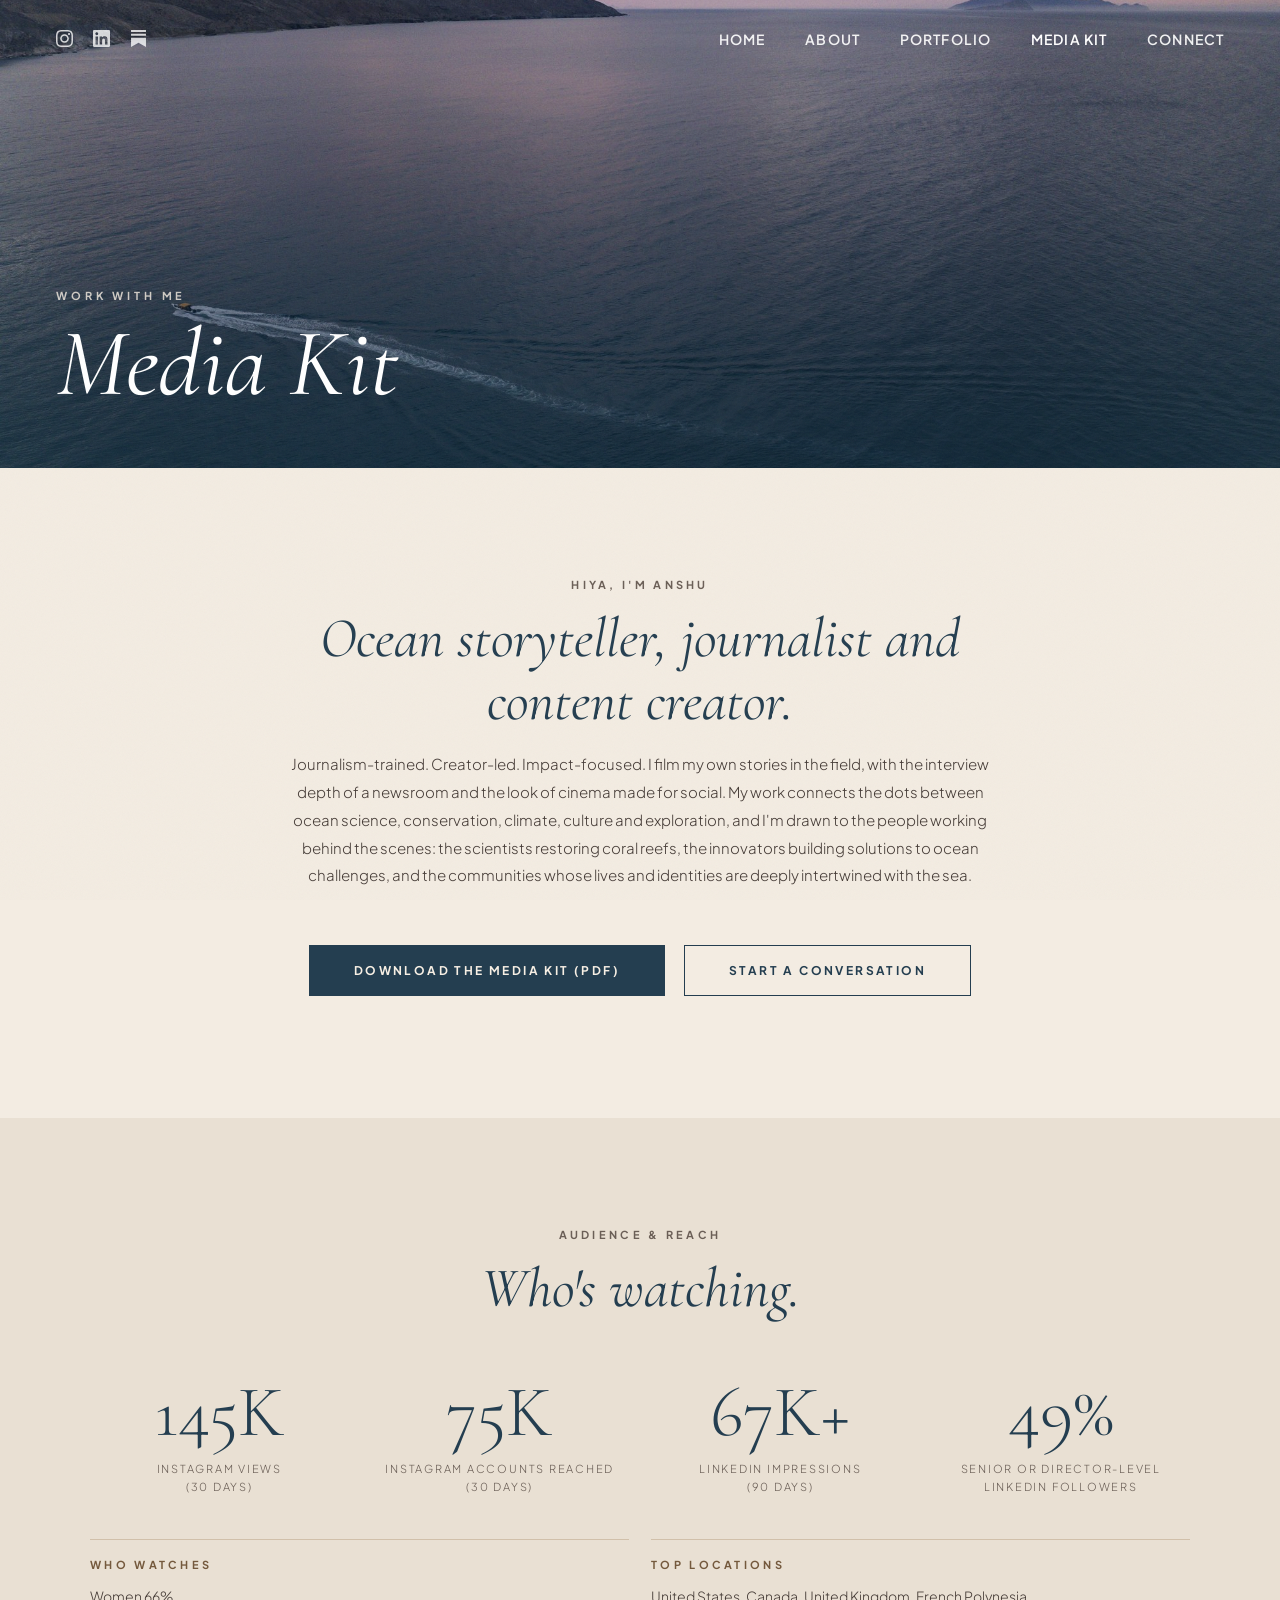
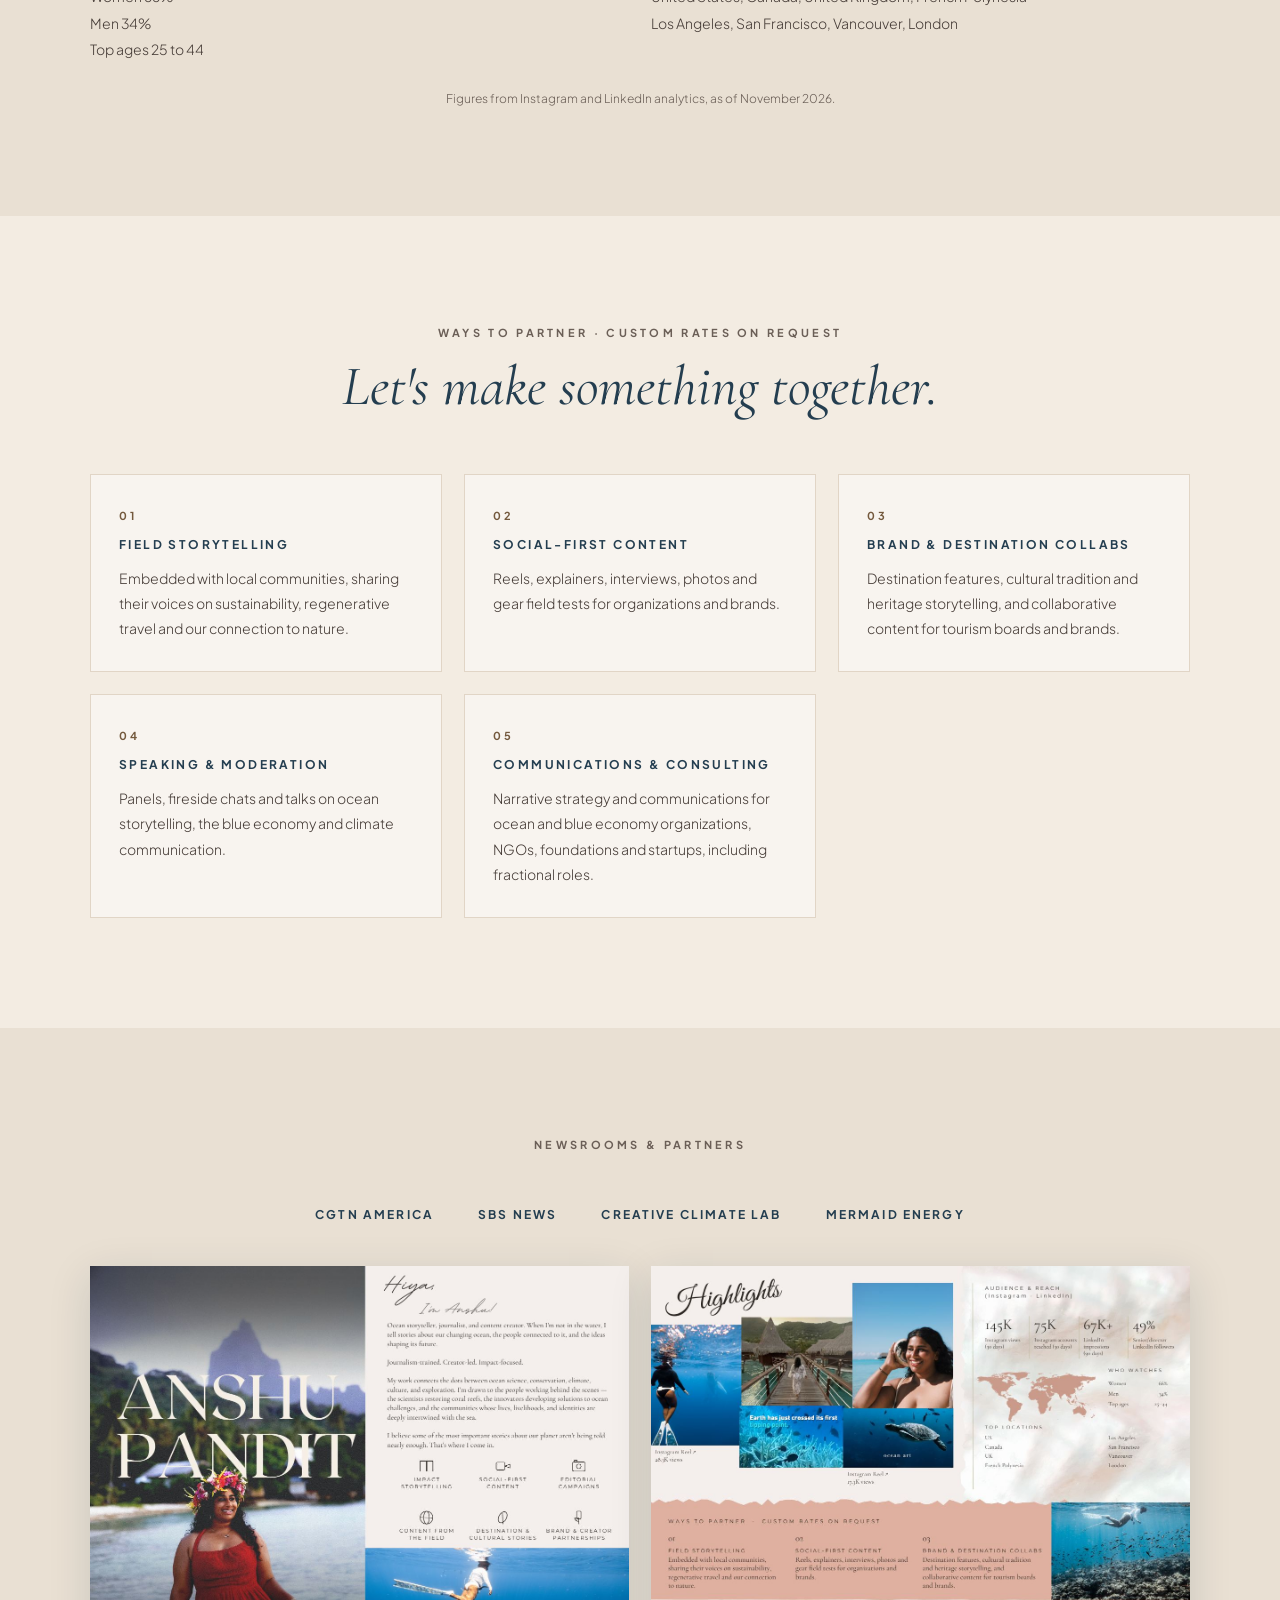
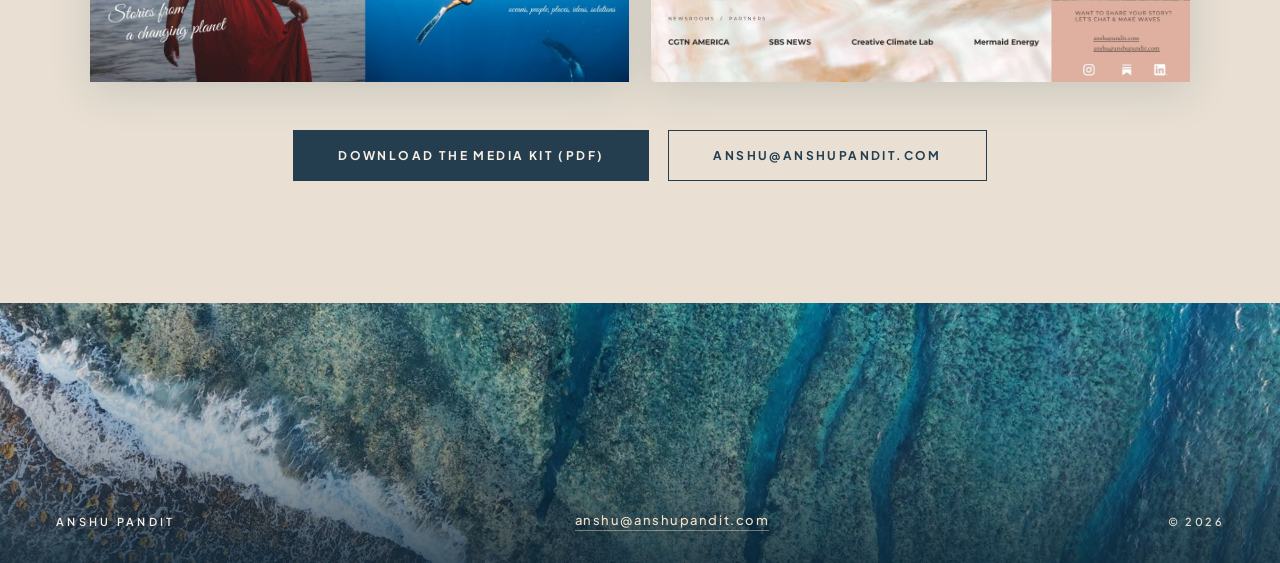
<file: media-kit.html>
<!DOCTYPE html>
<html lang="en">
<head>
<meta charset="UTF-8">
<meta name="viewport" content="width=device-width, initial-scale=1.0">
<title>Media Kit | Anshu Pandit, Ocean Storyteller &amp; Content Creator</title>
<link rel="preconnect" href="https://fonts.googleapis.com">
<link rel="preconnect" href="https://fonts.gstatic.com" crossorigin>
<link href="https://fonts.googleapis.com/css2?family=Plus+Jakarta+Sans:wght@300;400;500;600;700;800&family=Cormorant:ital,wght@0,400;0,500;0,600;1,300;1,400;1,500&display=swap" rel="stylesheet">
<link rel="stylesheet" href="src/styles/styles.css">
<!-- SEO -->
<meta name="description" content="Media kit for ocean storyteller, journalist and content creator Anshu Pandit: audience and reach, ways to partner with brands and tourism boards, speaking and moderation, and communications. Download the PDF.">
<meta name="keywords" content="Anshu Pandit media kit, ocean content creator, ocean storyteller, brand partnerships, tourism board collaborations, destination storytelling, speaking and moderation, blue economy communications">
<meta name="author" content="Anshu Pandit">
<meta name="robots" content="index, follow">
<link rel="canonical" href="https://anshupandit.com/media-kit.html">
<meta property="og:type" content="website">
<meta property="og:url" content="https://anshupandit.com/media-kit.html">
<meta property="og:title" content="Media Kit | Anshu Pandit, Ocean Storyteller &amp; Content Creator">
<meta property="og:description" content="Media kit for ocean storyteller, journalist and content creator Anshu Pandit: audience and reach, ways to partner with brands and tourism boards, speaking and moderation, and communications. Download the PDF.">
<meta property="og:image" content="https://anshupandit.com/src/assets/Current_Headhot_copy.png">
<meta property="og:image:alt" content="Portrait of Anshu Pandit, ocean journalist and storyteller">
<meta property="og:site_name" content="Anshu Pandit">
<meta name="theme-color" content="#0D2B3E">
<!-- Favicon -->
<link rel="icon" type="image/x-icon" href="favicon.ico">
<link rel="icon" type="image/png" href="favicon.png">
<link rel="apple-touch-icon" href="favicon.png">
<!-- Structured Data -->
<script type="application/ld+json">
{
  "@context": "https://schema.org",
  "@graph": [
    {
      "@type": "Person",
      "@id": "https://anshupandit.com/#person",
      "name": "Anshu Pandit",
      "url": "https://anshupandit.com/",
      "image": "https://anshupandit.com/src/assets/Current_Headhot_copy.png",
      "jobTitle": "Ocean Journalist and Storyteller",
      "description": "Ocean journalist, storyteller and communications specialist covering marine conservation, climate, biodiversity and the blue economy. Former broadcast journalist for CGTN America, Sky News and SBS.",
      "worksFor": {"@id": "https://anshupandit.com/#org"},
      "knowsAbout": ["Ocean journalism", "Ocean storytelling", "Blue economy communications", "Marine conservation", "Marine biodiversity", "Climate communications", "Impact storytelling", "Broadcast journalism", "Environmental journalism", "Ocean policy"],
      "sameAs": [
        "https://instagram.com/anshupandit",
        "https://www.linkedin.com/in/anshu-pandit/",
        "https://junglyplanet.substack.com"
      ]
    },
    {
      "@type": "Organization",
      "@id": "https://anshupandit.com/#org",
      "name": "Jungly Planet Media",
      "founder": {"@id": "https://anshupandit.com/#person"},
      "url": "https://anshupandit.com/"
    },
    {
      "@type": "WebSite",
      "@id": "https://anshupandit.com/#website",
      "url": "https://anshupandit.com/",
      "name": "Anshu Pandit",
      "description": "Portfolio of ocean journalist and storyteller Anshu Pandit.",
      "publisher": {"@id": "https://anshupandit.com/#person"}
    }
  ]
}
</script>
<style>
.kit-header { position: relative; height: 52vh; min-height: 380px; overflow: hidden; display: flex; align-items: flex-end; }
.kit-header-bg { position: absolute; inset: 0; background: url('src/assets/Social_Media.jpg') center 55% / cover no-repeat; }
.kit-header-overlay { position: absolute; inset: 0; background: linear-gradient(to bottom, rgba(13,43,62,0.2) 0%, rgba(13,43,62,0.62) 100%); }
.kit-header-content { position: relative; z-index: 2; padding: 0 56px 56px; color: #F7EFE4; }
.kit-header-label { font-family: var(--font-heading); font-size: 11px; font-weight: 700; letter-spacing: 0.35em; text-transform: uppercase; color: rgba(247,239,228,0.8); display: block; margin-bottom: 14px; }
.kit-header-title { font-family: var(--font-serif); font-style: italic; font-weight: 400; font-size: clamp(48px, 8vw, 96px); line-height: 1; color: #fff; }
@media (max-width: 900px) { .kit-header-content { padding: 0 24px 40px; } .kit-header { height: 44vh; } }
</style>
</head>
<body>

<nav id="main-nav">
  <div class="nav-social">
    <a href="https://instagram.com/anshupandit" target="_blank" aria-label="Instagram"><svg viewBox="0 0 24 24"><path d="M12 2.163c3.204 0 3.584.012 4.85.07 3.252.148 4.771 1.691 4.919 4.919.058 1.265.069 1.645.069 4.849 0 3.205-.012 3.584-.069 4.849-.149 3.225-1.664 4.771-4.919 4.919-1.266.058-1.644.07-4.85.07-3.204 0-3.584-.012-4.849-.07-3.26-.149-4.771-1.699-4.919-4.92-.058-1.265-.07-1.644-.07-4.849 0-3.204.013-3.583.07-4.849.149-3.227 1.664-4.771 4.919-4.919 1.266-.057 1.645-.069 4.849-.069zm0-2.163c-3.259 0-3.667.014-4.947.072-4.358.2-6.78 2.618-6.98 6.98-.059 1.281-.073 1.689-.073 4.948 0 3.259.014 3.668.072 4.948.2 4.358 2.618 6.78 6.98 6.98 1.281.058 1.689.072 4.948.072 3.259 0 3.668-.014 4.948-.072 4.354-.2 6.782-2.618 6.979-6.98.059-1.28.073-1.689.073-4.948 0-3.259-.014-3.667-.072-4.947-.196-4.354-2.617-6.78-6.979-6.98-1.281-.059-1.69-.073-4.949-.073zm0 5.838c-3.403 0-6.162 2.759-6.162 6.162s2.759 6.163 6.162 6.163 6.162-2.759 6.162-6.163c0-3.403-2.759-6.162-6.162-6.162zm0 10.162c-2.209 0-4-1.79-4-4 0-2.209 1.791-4 4-4s4 1.791 4 4c0 2.21-1.791 4-4 4zm6.406-11.845c-.796 0-1.441.645-1.441 1.44s.645 1.44 1.441 1.44c.795 0 1.439-.645 1.439-1.44s-.644-1.44-1.439-1.44z"/></svg></a>
    <a href="https://www.linkedin.com/in/anshu-pandit/" target="_blank" aria-label="LinkedIn"><svg viewBox="0 0 24 24"><path d="M20.447 20.452h-3.554v-5.569c0-1.328-.027-3.037-1.852-3.037-1.853 0-2.136 1.445-2.136 2.939v5.667H9.351V9h3.414v1.561h.046c.477-.9 1.637-1.85 3.37-1.85 3.601 0 4.267 2.37 4.267 5.455v6.286zM5.337 7.433c-1.144 0-2.063-.926-2.063-2.065 0-1.138.92-2.063 2.063-2.063 1.14 0 2.064.925 2.064 2.063 0 1.139-.925 2.065-2.064 2.065zm1.782 13.019H3.555V9h3.564v11.452zM22.225 0H1.771C.792 0 0 .774 0 1.729v20.542C0 23.227.792 24 1.771 24h20.451C23.2 24 24 23.227 24 22.271V1.729C24 .774 23.2 0 22.222 0h.003z"/></svg></a>
    <a href="https://junglyplanet.substack.com" target="_blank" aria-label="Substack"><svg viewBox="0 0 24 24"><path d="M22.539 8.242H1.46V5.406h21.08v2.836zM1.46 10.812V24L12 18.11 22.54 24V10.812H1.46zM22.54 0H1.46v2.836h21.08V0z"/></svg></a>
  </div>
  <ul class="nav-links">
    <li><a href="/">Home</a></li>
    <li><a href="about.html">About</a></li>
    <li><a href="portfolio.html">Portfolio</a></li>
    <li><a href="media-kit.html" class="active">Media Kit</a></li>
    <li><a href="connect.html">Connect</a></li>
  </ul>
  <button class="hamburger" id="hamburger" aria-label="Menu">
    <span></span><span></span><span></span>
  </button>
</nav>

<!-- MOBILE MENU -->
<div class="mobile-menu" id="mobile-menu">
  <ul class="mobile-menu-links">
    <li><a href="/">Home</a></li>
    <li><a href="about.html">About</a></li>
    <li><a href="portfolio.html">Portfolio</a></li>
    <li><a href="media-kit.html" class="active">Media Kit</a></li>
    <li><a href="connect.html">Connect</a></li>
  </ul>
  <div class="mobile-menu-social">
    <a href="https://instagram.com/anshupandit" target="_blank" aria-label="Instagram"><svg viewBox="0 0 24 24"><path d="M12 2.163c3.204 0 3.584.012 4.85.07 3.252.148 4.771 1.691 4.919 4.919.058 1.265.069 1.645.069 4.849 0 3.205-.012 3.584-.069 4.849-.149 3.225-1.664 4.771-4.919 4.919-1.266.058-1.644.07-4.85.07-3.204 0-3.584-.012-4.849-.07-3.26-.149-4.771-1.699-4.919-4.92-.058-1.265-.07-1.644-.07-4.849 0-3.204.013-3.583.07-4.849.149-3.227 1.664-4.771 4.919-4.919 1.266-.057 1.645-.069 4.849-.069zm0-2.163c-3.259 0-3.667.014-4.947.072-4.358.2-6.78 2.618-6.98 6.98-.059 1.281-.073 1.689-.073 4.948 0 3.259.014 3.668.072 4.948.2 4.358 2.618 6.78 6.98 6.98 1.281.058 1.689.072 4.948.072 3.259 0 3.668-.014 4.948-.072 4.354-.2 6.782-2.618 6.979-6.98.059-1.28.073-1.689.073-4.948 0-3.259-.014-3.667-.072-4.947-.196-4.354-2.617-6.78-6.979-6.98-1.281-.059-1.69-.073-4.949-.073zm0 5.838c-3.403 0-6.162 2.759-6.162 6.162s2.759 6.163 6.162 6.163 6.162-2.759 6.162-6.163c0-3.403-2.759-6.162-6.162-6.162zm0 10.162c-2.209 0-4-1.79-4-4 0-2.209 1.791-4 4-4s4 1.791 4 4c0 2.21-1.791 4-4 4zm6.406-11.845c-.796 0-1.441.645-1.441 1.44s.645 1.44 1.441 1.44c.795 0 1.439-.645 1.439-1.44s-.644-1.44-1.439-1.44z"/></svg></a>
    <a href="https://www.linkedin.com/in/anshu-pandit/" target="_blank" aria-label="LinkedIn"><svg viewBox="0 0 24 24"><path d="M20.447 20.452h-3.554v-5.569c0-1.328-.027-3.037-1.852-3.037-1.853 0-2.136 1.445-2.136 2.939v5.667H9.351V9h3.414v1.561h.046c.477-.9 1.637-1.85 3.37-1.85 3.601 0 4.267 2.37 4.267 5.455v6.286zM5.337 7.433c-1.144 0-2.063-.926-2.063-2.065 0-1.138.92-2.063 2.063-2.063 1.14 0 2.064.925 2.064 2.063 0 1.139-.925 2.065-2.064 2.065zm1.782 13.019H3.555V9h3.564v11.452zM22.225 0H1.771C.792 0 0 .774 0 1.729v20.542C0 23.227.792 24 1.771 24h20.451C23.2 24 24 23.227 24 22.271V1.729C24 .774 23.2 0 22.222 0h.003z"/></svg></a>
    <a href="https://junglyplanet.substack.com" target="_blank" aria-label="Substack"><svg viewBox="0 0 24 24"><path d="M22.539 8.242H1.46V5.406h21.08v2.836zM1.46 10.812V24L12 18.11 22.54 24V10.812H1.46zM22.54 0H1.46v2.836h21.08V0z"/></svg></a>
  </div>
</div>



<header class="kit-header">
  <div class="kit-header-bg" role="img" aria-label="Aerial view of a boat crossing calm ocean water at sunset in Baja, Mexico"></div>
  <div class="kit-header-overlay"></div>
  <div class="kit-header-content">
    <span class="kit-header-label">Work With Me</span>
    <h1 class="kit-header-title">Media Kit</h1>
  </div>
</header>

<section class="work-section fade-in">
  <div class="work-inner">
    <div class="work-head">
      <span class="section-label">Hiya, I'm Anshu</span>
      <h2 class="work-title">Ocean storyteller, journalist and content creator.</h2>
      <p class="work-lede">Journalism-trained. Creator-led. Impact-focused. I film my own stories in the field, with the interview depth of a newsroom and the look of cinema made for social. My work connects the dots between ocean science, conservation, climate, culture and exploration, and I'm drawn to the people working behind the scenes: the scientists restoring coral reefs, the innovators building solutions to ocean challenges, and the communities whose lives and identities are deeply intertwined with the sea.</p>
    </div>
    <div class="work-cta">
      <a class="work-btn" href="src/assets/AnshuPandit_MediaKit.pdf" download>Download the media kit (PDF)</a>
      <a class="work-btn ghost" href="connect.html">Start a conversation</a>
    </div>
  </div>
</section>

<section class="work-section kit-band fade-in">
  <div class="work-inner">
    <div class="work-head">
      <span class="section-label">Audience &amp; Reach</span>
      <h2 class="work-title">Who's watching.</h2>
    </div>
    <div class="kit-stats">
      <div><span class="kit-stat-num">145K</span><span class="kit-stat-label">Instagram views<br>(30 days)</span></div>
      <div><span class="kit-stat-num">75K</span><span class="kit-stat-label">Instagram accounts reached<br>(30 days)</span></div>
      <div><span class="kit-stat-num">67K+</span><span class="kit-stat-label">LinkedIn impressions<br>(90 days)</span></div>
      <div><span class="kit-stat-num">49%</span><span class="kit-stat-label">Senior or director-level<br>LinkedIn followers</span></div>
    </div>
    <div class="kit-audience">
      <div class="kit-box">
        <h3>Who watches</h3>
        <p>Women 66%<br>Men 34%<br>Top ages 25 to 44</p>
      </div>
      <div class="kit-box">
        <h3>Top locations</h3>
        <p>United States, Canada, United Kingdom, French Polynesia<br>Los Angeles, San Francisco, Vancouver, London</p>
      </div>
    </div>
    <p class="kit-note">Figures from Instagram and LinkedIn analytics, as of November 2026.</p>
  </div>
</section>

<section class="work-section fade-in" id="partner">
  <div class="work-inner">
    <div class="work-head">
      <span class="section-label">Ways to Partner &middot; Custom Rates on Request</span>
      <h2 class="work-title">Let's make something together.</h2>
    </div>
    <div class="work-grid">
      <div class="work-card">
        <span class="work-num">01</span>
        <h3>Field storytelling</h3>
        <p>Embedded with local communities, sharing their voices on sustainability, regenerative travel and our connection to nature.</p>
      </div>
      <div class="work-card">
        <span class="work-num">02</span>
        <h3>Social-first content</h3>
        <p>Reels, explainers, interviews, photos and gear field tests for organizations and brands.</p>
      </div>
      <div class="work-card">
        <span class="work-num">03</span>
        <h3>Brand &amp; destination collabs</h3>
        <p>Destination features, cultural tradition and heritage storytelling, and collaborative content for tourism boards and brands.</p>
      </div>
      <div class="work-card">
        <span class="work-num">04</span>
        <h3>Speaking &amp; moderation</h3>
        <p>Panels, fireside chats and talks on ocean storytelling, the blue economy and climate communication.</p>
      </div>
      <div class="work-card">
        <span class="work-num">05</span>
        <h3>Communications &amp; consulting</h3>
        <p>Narrative strategy and communications for ocean and blue economy organizations, NGOs, foundations and startups, including fractional roles.</p>
      </div>
    </div>
  </div>
</section>

<section class="work-section kit-band fade-in">
  <div class="work-inner">
    <div class="work-head">
      <span class="section-label">Newsrooms &amp; Partners</span>
    </div>
    <div class="kit-logos">
      <span>CGTN America</span><span>SBS News</span><span>Creative Climate Lab</span><span>Mermaid Energy</span>
    </div>
    <div class="kit-preview">
      <img src="src/assets/media_kit_page-1.jpg" alt="Page one of Anshu Pandit's media kit: cover portrait, introduction and areas of work" loading="lazy">
      <img src="src/assets/media_kit_page-2.jpg" alt="Page two of Anshu Pandit's media kit: highlights, audience and reach, and ways to partner" loading="lazy">
    </div>
    <div class="work-cta">
      <a class="work-btn" href="src/assets/AnshuPandit_MediaKit.pdf" download>Download the media kit (PDF)</a>
      <a class="work-btn ghost" href="mailto:anshu@anshupandit.com">anshu@anshupandit.com</a>
    </div>
  </div>
</section>

<footer class="site-footer">
  
  <div class="site-footer-inner">
    <span class="site-footer-name">Anshu Pandit</span>
    <a href="mailto:anshu@anshupandit.com">anshu@anshupandit.com</a>
    <span>&copy; 2026</span>
  </div>
</footer>

<script>
  const nav = document.getElementById('main-nav');
  window.addEventListener('scroll', () => { nav.classList.toggle('scrolled', window.scrollY > 60); });
  const obs = new IntersectionObserver((e) => { e.forEach(el => { if (el.isIntersecting) { el.target.classList.add('visible'); obs.unobserve(el.target); } }); }, { threshold: 0.08 });
  document.querySelectorAll('.fade-in').forEach(el => obs.observe(el));
  const hbg = document.getElementById('hamburger');
  const mob = document.getElementById('mobile-menu');
  hbg.addEventListener('click', () => {
    hbg.classList.toggle('open');
    mob.classList.toggle('open');
    document.body.style.overflow = mob.classList.contains('open') ? 'hidden' : '';
  });
  mob.querySelectorAll('a').forEach(a => {
    a.addEventListener('click', () => {
      hbg.classList.remove('open'); mob.classList.remove('open'); document.body.style.overflow = '';
    });
  });
</script>
</body>
</html>
</file>
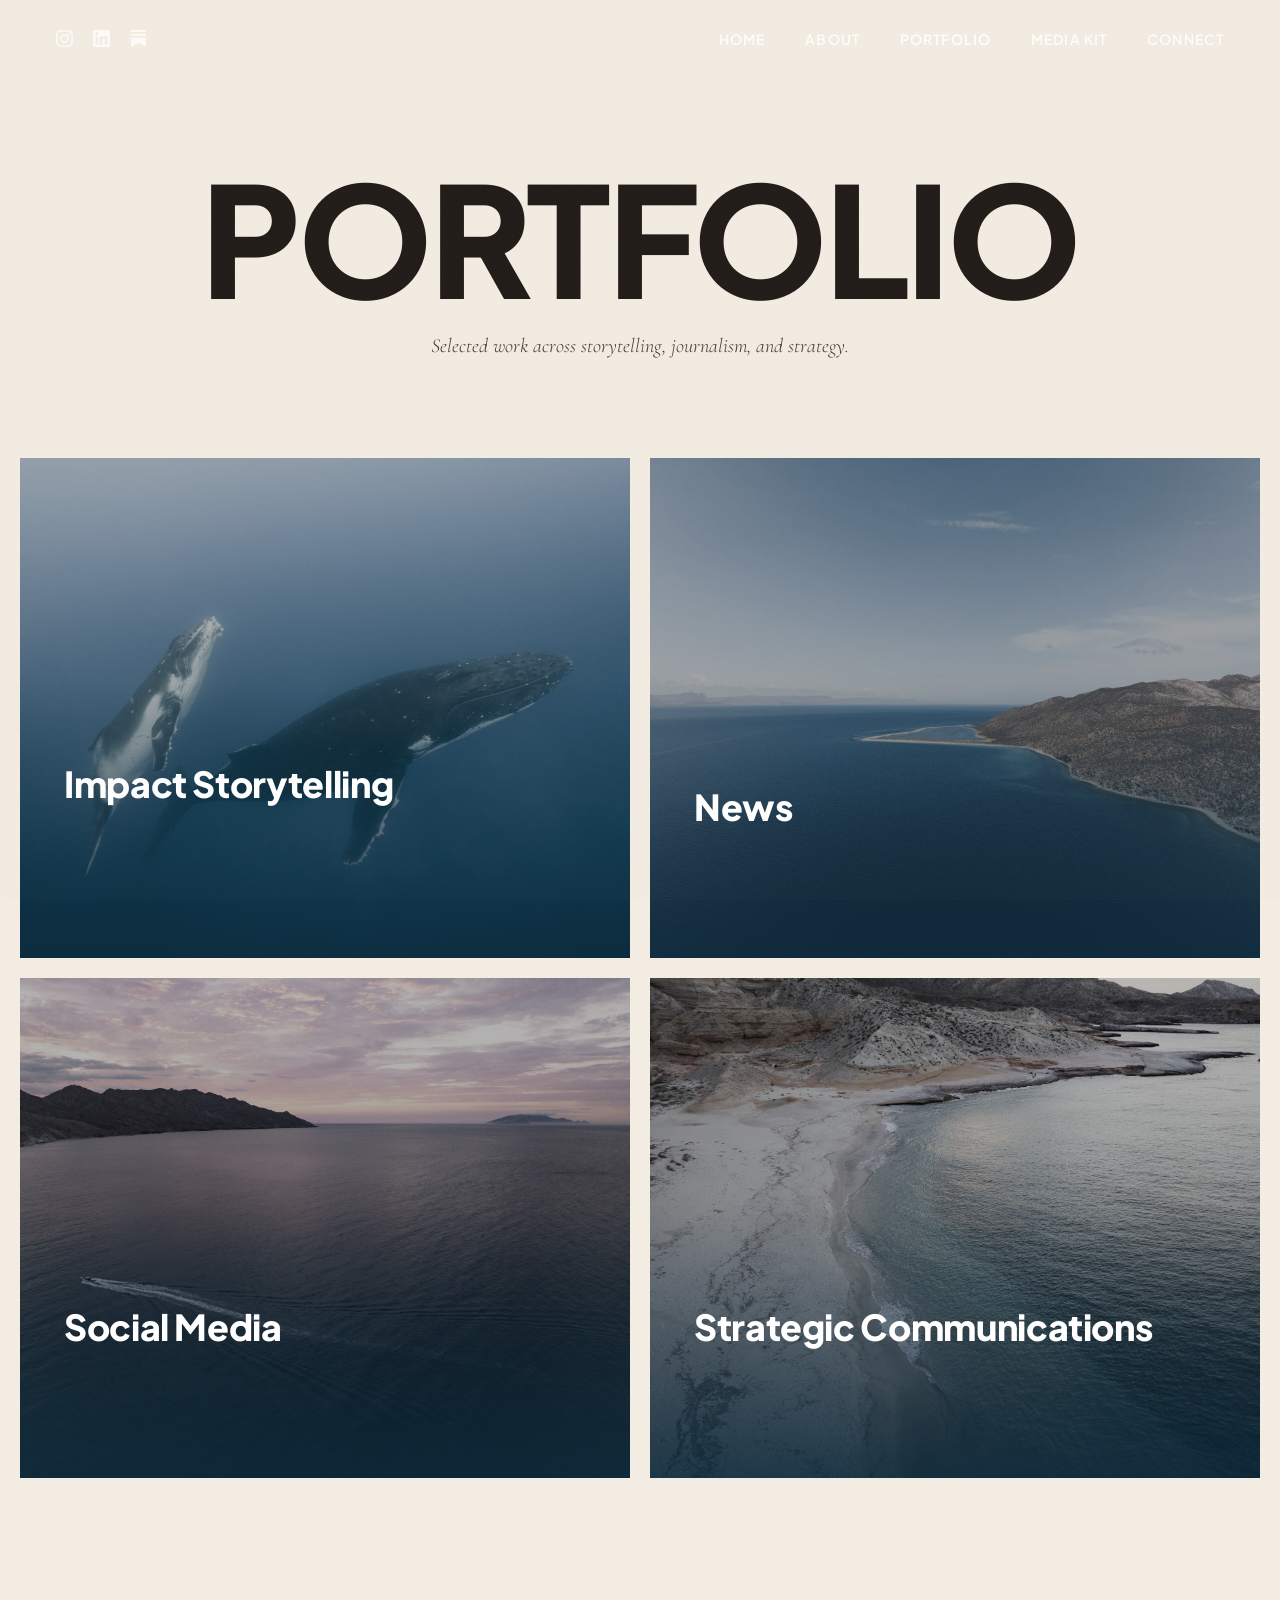
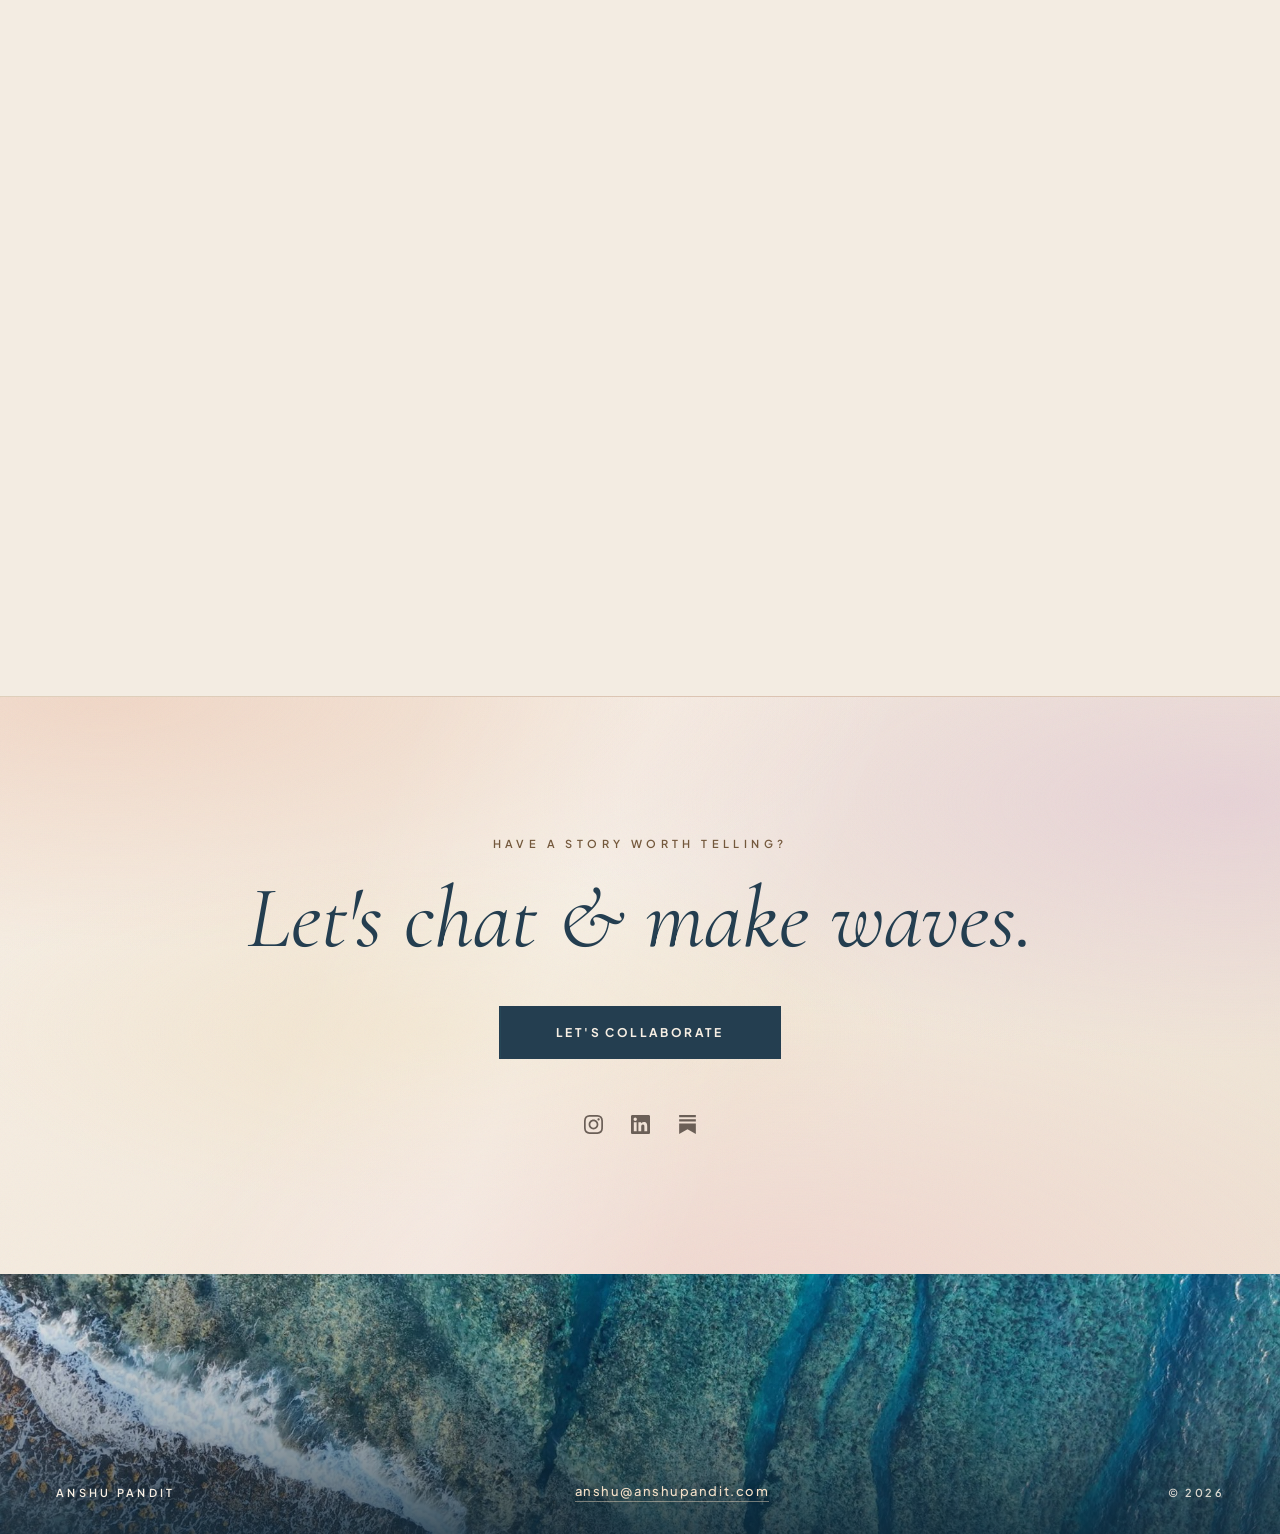
<file: portfolio.html>
<!DOCTYPE html>
<html lang="en">
<head>
<meta charset="UTF-8">
<meta name="viewport" content="width=device-width, initial-scale=1.0">
<title>Portfolio | Ocean Journalism &amp; Storytelling by Anshu Pandit</title>
<link rel="preconnect" href="https://fonts.googleapis.com">
<link rel="preconnect" href="https://fonts.gstatic.com" crossorigin>
<link href="https://fonts.googleapis.com/css2?family=Plus+Jakarta+Sans:wght@300;400;500;600;700;800&family=Cormorant:ital,wght@0,400;0,500;0,600;1,300;1,400;1,500&display=swap" rel="stylesheet">
<link rel="stylesheet" href="src/styles/styles.css">
<!-- SEO -->
<meta name="description" content="Portfolio of ocean journalist Anshu Pandit: broadcast news, impact storytelling, social media and strategic communications for ocean, climate and blue economy organizations.">
<meta name="keywords" content="Anshu Pandit portfolio, ocean storytelling, marine conservation media, impact journalism, climate communications portfolio, ocean documentary, social media strategy, NGO communications">
<meta name="author" content="Anshu Pandit">
<meta name="robots" content="index, follow">
<link rel="canonical" href="https://anshupandit.com/portfolio.html">
<meta property="og:type" content="website">
<meta property="og:url" content="https://anshupandit.com/portfolio.html">
<meta property="og:title" content="Portfolio | Ocean Journalism &amp; Storytelling by Anshu Pandit">
<meta property="og:description" content="Portfolio of ocean journalist Anshu Pandit: broadcast news, impact storytelling, social media and strategic communications for ocean, climate and blue economy organizations.">
<meta property="og:image" content="https://anshupandit.com/src/assets/Current_Headhot_copy.png">
<meta property="og:image:alt" content="Portrait of Anshu Pandit, ocean journalist and storyteller">
<meta property="og:site_name" content="Anshu Pandit">
<meta name="theme-color" content="#0D2B3E">
<!-- Favicon -->
<link rel="icon" type="image/x-icon" href="favicon.ico">
<link rel="icon" type="image/png" href="favicon.png">
<link rel="apple-touch-icon" href="favicon.png">
<!-- Structured Data -->
<script type="application/ld+json">
{
  "@context": "https://schema.org",
  "@graph": [
    {
      "@type": "Person",
      "@id": "https://anshupandit.com/#person",
      "name": "Anshu Pandit",
      "url": "https://anshupandit.com/",
      "image": "https://anshupandit.com/src/assets/Current_Headhot_copy.png",
      "jobTitle": "Ocean Journalist and Storyteller",
      "description": "Ocean journalist, storyteller and communications specialist covering marine conservation, climate, biodiversity and the blue economy. Former broadcast journalist for CGTN America, Sky News and SBS.",
      "worksFor": {"@id": "https://anshupandit.com/#org"},
      "knowsAbout": ["Ocean journalism", "Ocean storytelling", "Blue economy communications", "Marine conservation", "Marine biodiversity", "Climate communications", "Impact storytelling", "Broadcast journalism", "Environmental journalism", "Ocean policy"],
      "sameAs": [
        "https://instagram.com/anshupandit",
        "https://www.linkedin.com/in/anshu-pandit/",
        "https://junglyplanet.substack.com"
      ]
    },
    {
      "@type": "Organization",
      "@id": "https://anshupandit.com/#org",
      "name": "Jungly Planet Media",
      "founder": {"@id": "https://anshupandit.com/#person"},
      "url": "https://anshupandit.com/"
    },
    {
      "@type": "WebSite",
      "@id": "https://anshupandit.com/#website",
      "url": "https://anshupandit.com/",
      "name": "Anshu Pandit",
      "description": "Portfolio of ocean journalist and storyteller Anshu Pandit.",
      "publisher": {"@id": "https://anshupandit.com/#person"}
    }
  ]
}
</script>
<style>

.portfolio-header {
  padding: 160px 60px 80px;
  text-align: center;
  background: var(--cream);
}

.portfolio-title {
  font-family: 'Plus Jakarta Sans', sans-serif;
  font-size: clamp(60px, 12vw, 160px);
  font-weight: 800;
  color: var(--text-primary);
  text-transform: uppercase;
  line-height: 1;
  margin-bottom: 20px;
  letter-spacing: -0.02em;
}

.portfolio-subtitle {
  font-family: 'Cormorant', serif;
  font-size: 20px;
  font-style: italic;
  color: var(--text-secondary);
}

.portfolio-grid {
  display: grid;
  grid-template-columns: 1fr 1fr;
  gap: 20px;
  padding: 20px 20px 60px;
  background: var(--cream);
}

.portfolio-item {
  position: relative;
  height: 500px;
  overflow: hidden;
  cursor: pointer;
  background: var(--ocean-deep);
}

.portfolio-item-bg {
  position: absolute; inset: 0;
  background-size: cover;
  filter: saturate(0.68) brightness(0.72);
  transition: transform 0.8s ease, filter 0.7s ease;
}

.portfolio-item:hover .portfolio-item-bg {
  transform: scale(1.05);
  filter: saturate(0.85) brightness(0.62);
}

.portfolio-item-overlay {
  position: absolute; inset: 0;
  background: linear-gradient(to top, rgba(13,43,62,0.82) 0%, rgba(13,43,62,0.08) 55%, transparent 100%);
  transition: background 0.5s ease;
}

.portfolio-item:hover .portfolio-item-overlay {
  background: linear-gradient(to top, rgba(13,43,62,0.92) 0%, rgba(13,43,62,0.48) 60%, rgba(13,43,62,0.1) 100%);
}

.portfolio-item-content {
  position: absolute;
  bottom: 0; left: 0; right: 0;
  padding: 44px; z-index: 2;
  transform: translateY(6px);
  transition: transform 0.5s ease;
}

.portfolio-item:hover .portfolio-item-content { transform: translateY(0); }

.portfolio-item-title {
  font-family: 'Plus Jakarta Sans', sans-serif;
  font-size: clamp(26px, 2.8vw, 40px);
  font-weight: 800;
  color: #fff;
  line-height: 1.1;
  margin-bottom: 12px;
  letter-spacing: -0.01em;
}

.portfolio-item-desc {
  font-family: 'Plus Jakarta Sans', sans-serif;
  font-size: 14px; font-weight: 400;
  color: rgba(255,255,255,0.65);
  line-height: 1.65;
  opacity: 0; transform: translateY(8px);
  transition: opacity 0.4s ease 0.1s, transform 0.4s ease 0.1s;
  max-width: 400px;
}

.portfolio-item:hover .portfolio-item-desc { opacity: 1; transform: translateY(0); }

.portfolio-item-cta {
  display: inline-block;
  font-family: 'Plus Jakarta Sans', sans-serif;
  font-size: 11px; font-weight: 700;
  letter-spacing: 0.2em; text-transform: uppercase;
  color: rgba(255,255,255,0.75);
  margin-top: 18px;
  opacity: 0; transform: translateY(6px);
  transition: opacity 0.4s ease 0.2s, transform 0.4s ease 0.2s;
  border-bottom: 2px solid rgba(255,255,255,0.35);
  padding-bottom: 2px;
}

.portfolio-item:hover .portfolio-item-cta { opacity: 1; transform: translateY(0); }

/* LIGHTBOX */
.lightbox {
  position: fixed; inset: 0; z-index: 10000;
  display: flex; align-items: center; justify-content: center;
  opacity: 0; pointer-events: none; transition: opacity 0.4s ease;
}

.lightbox.open { opacity: 1; pointer-events: all; }

.lightbox-backdrop {
  position: absolute; inset: 0;
  background: rgba(13,43,62,0.94);
  backdrop-filter: blur(10px); -webkit-backdrop-filter: blur(10px);
}

.lightbox-box {
  position: relative; z-index: 2;
  background: var(--cream);
  max-width: 880px; width: 92%; max-height: 88vh; overflow-y: auto;
  padding: 64px;
  transform: translateY(20px); transition: transform 0.4s ease;
}

.lightbox.open .lightbox-box { transform: translateY(0); }

.lightbox-close {
  position: absolute; top: 24px; right: 28px;
  font-family: 'Plus Jakarta Sans', sans-serif;
  font-size: 11px; font-weight: 700; letter-spacing: 0.15em; text-transform: uppercase;
  color: var(--text-secondary); background: none; border: none; cursor: pointer;
  transition: color 0.3s ease; padding: 4px 8px;
}

.lightbox-close:hover { color: var(--text-primary); }

.lightbox-label {
  font-family: 'Plus Jakarta Sans', sans-serif;
  font-size: 10px; font-weight: 700; letter-spacing: 0.35em; text-transform: uppercase;
  color: var(--text-light); margin-bottom: 14px; display: block;
}

.lightbox-title {
  font-family: 'Plus Jakarta Sans', sans-serif;
  font-size: clamp(32px, 5vw, 56px); font-weight: 800;
  color: var(--text-primary); margin-bottom: 22px;
  line-height: 1.05; letter-spacing: -0.02em;
}

.lightbox-divider { width: 48px; height: 3px; background: var(--blush); margin-bottom: 26px; }

.lightbox-body {
  font-family: 'Plus Jakarta Sans', sans-serif;
  font-size: 15px; font-weight: 400;
  color: var(--text-secondary); line-height: 1.82; margin-bottom: 14px;
}

/* News logos — ONE row of 3 */
.logo-row {
  display: flex;
  flex-direction: row;
  align-items: center;
  justify-content: center;
  gap: 40px;
  margin-top: 36px;
  flex-wrap: wrap;
}

.logo-row-item {
  display: flex; align-items: center; justify-content: center;
  flex: 1; min-width: 120px; max-width: 220px;
  transition: opacity 0.3s ease;
}

.logo-row-item:hover { opacity: 0.75; }

.logo-row-item img {
  max-width: 180px; max-height: 70px;
  width: 100%; object-fit: contain;
}

/* Strategic comms logos — 2 big */
.logo-grid-2 {
  display: flex;
  flex-direction: row;
  align-items: center;
  justify-content: center;
  gap: 60px;
  margin-top: 36px;
  flex-wrap: wrap;
}

.logo-grid-2-item {
  display: flex; align-items: center; justify-content: center;
  transition: opacity 0.3s ease;
}

.logo-grid-2-item:hover { opacity: 0.8; }

.logo-grid-2-item img {
  width: 280px;
  max-height: 140px;
  object-fit: contain;
}

/* Link tiles */
.link-tiles {
  display: grid; grid-template-columns: 1fr 1fr;
  gap: 12px; margin-top: 32px;
}

.link-tile {
  display: block; background: var(--cream-dark);
  text-decoration: none;
  transition: background 0.3s ease; border-left: 3px solid var(--blush);
  overflow: hidden;
}

.link-tile:hover { background: var(--cream-mid); }

.link-tile-thumb {
  width: 100%; height: 160px;
  object-fit: cover; display: block;
}

.link-tile-body { padding: 16px 18px; }

.link-tile-label {
  font-family: 'Plus Jakarta Sans', sans-serif;
  font-size: 9px; font-weight: 700; letter-spacing: 0.25em; text-transform: uppercase;
  color: var(--text-light); display: block; margin-bottom: 6px;
}

.link-tile-title {
  font-family: 'Plus Jakarta Sans', sans-serif;
  font-size: 15px; font-weight: 600; color: var(--text-primary); line-height: 1.3;
}

/* Plain link tiles (no thumb) */
.link-tile-plain {
  display: block; background: var(--cream-dark);
  padding: 28px 22px;
  text-decoration: none;
  transition: background 0.3s ease; border-left: 3px solid var(--blush);
}

.link-tile-plain:hover { background: var(--cream-mid); }

/* Phones and tablets can't hover: always show the description and cue */
@media (hover: none) {
  .portfolio-item-desc, .portfolio-item-cta { opacity: 1; transform: none; }
  .portfolio-item-content { transform: none; }
  .portfolio-item-overlay { background: linear-gradient(to top, rgba(13,43,62,0.9) 0%, rgba(13,43,62,0.4) 55%, rgba(13,43,62,0.05) 100%); }
}

@media (max-width: 768px) {
  .portfolio-header { padding: 120px 28px 56px; }
  .portfolio-grid { grid-template-columns: 1fr; }
  .portfolio-item { height: 360px; }
  .lightbox-box { padding: 40px 24px; }
  .logo-row { gap: 24px; }
  .link-tiles { grid-template-columns: 1fr; }
}
</style>
</head>
<body>

<nav id="main-nav" class="scrolled">
  <div class="nav-social">
    <a href="https://instagram.com/anshupandit" target="_blank" aria-label="Instagram"><svg viewBox="0 0 24 24"><path d="M12 2.163c3.204 0 3.584.012 4.85.07 3.252.148 4.771 1.691 4.919 4.919.058 1.265.069 1.645.069 4.849 0 3.205-.012 3.584-.069 4.849-.149 3.225-1.664 4.771-4.919 4.919-1.266.058-1.644.07-4.85.07-3.204 0-3.584-.012-4.849-.07-3.26-.149-4.771-1.699-4.919-4.92-.058-1.265-.07-1.644-.07-4.849 0-3.204.013-3.583.07-4.849.149-3.227 1.664-4.771 4.919-4.919 1.266-.057 1.645-.069 4.849-.069zm0-2.163c-3.259 0-3.667.014-4.947.072-4.358.2-6.78 2.618-6.98 6.98-.059 1.281-.073 1.689-.073 4.948 0 3.259.014 3.668.072 4.948.2 4.358 2.618 6.78 6.98 6.98 1.281.058 1.689.072 4.948.072 3.259 0 3.668-.014 4.948-.072 4.354-.2 6.782-2.618 6.979-6.98.059-1.28.073-1.689.073-4.948 0-3.259-.014-3.667-.072-4.947-.196-4.354-2.617-6.78-6.979-6.98-1.281-.059-1.69-.073-4.949-.073zm0 5.838c-3.403 0-6.162 2.759-6.162 6.162s2.759 6.163 6.162 6.163 6.162-2.759 6.162-6.163c0-3.403-2.759-6.162-6.162-6.162zm0 10.162c-2.209 0-4-1.79-4-4 0-2.209 1.791-4 4-4s4 1.791 4 4c0 2.21-1.791 4-4 4zm6.406-11.845c-.796 0-1.441.645-1.441 1.44s.645 1.44 1.441 1.44c.795 0 1.439-.645 1.439-1.44s-.644-1.44-1.439-1.44z"/></svg></a>
    <a href="https://www.linkedin.com/in/anshu-pandit/" target="_blank" aria-label="LinkedIn"><svg viewBox="0 0 24 24"><path d="M20.447 20.452h-3.554v-5.569c0-1.328-.027-3.037-1.852-3.037-1.853 0-2.136 1.445-2.136 2.939v5.667H9.351V9h3.414v1.561h.046c.477-.9 1.637-1.85 3.37-1.85 3.601 0 4.267 2.37 4.267 5.455v6.286zM5.337 7.433c-1.144 0-2.063-.926-2.063-2.065 0-1.138.92-2.063 2.063-2.063 1.14 0 2.064.925 2.064 2.063 0 1.139-.925 2.065-2.064 2.065zm1.782 13.019H3.555V9h3.564v11.452zM22.225 0H1.771C.792 0 0 .774 0 1.729v20.542C0 23.227.792 24 1.771 24h20.451C23.2 24 24 23.227 24 22.271V1.729C24 .774 23.2 0 22.222 0h.003z"/></svg></a>
    <a href="https://junglyplanet.substack.com" target="_blank" aria-label="Substack"><svg viewBox="0 0 24 24"><path d="M22.539 8.242H1.46V5.406h21.08v2.836zM1.46 10.812V24L12 18.11 22.54 24V10.812H1.46zM22.54 0H1.46v2.836h21.08V0z"/></svg></a>
  </div>
  <ul class="nav-links">
    <li><a href="/">Home</a></li>
    <li><a href="about.html">About</a></li>
    <li><a href="portfolio.html" class="active">Portfolio</a></li>
    <li><a href="media-kit.html">Media Kit</a></li>
    <li><a href="connect.html">Connect</a></li>
  </ul>
  <button class="hamburger" id="hamburger" aria-label="Menu">
    <span></span><span></span><span></span>
  </button>
</nav>

<!-- MOBILE MENU -->
<div class="mobile-menu" id="mobile-menu">
  <ul class="mobile-menu-links">
    <li><a href="/">Home</a></li>
    <li><a href="about.html">About</a></li>
    <li><a href="portfolio.html" class="active">Portfolio</a></li>
    <li><a href="media-kit.html">Media Kit</a></li>
    <li><a href="connect.html">Connect</a></li>
  </ul>
  <div class="mobile-menu-social">
    <a href="https://instagram.com/anshupandit" target="_blank" aria-label="Instagram"><svg viewBox="0 0 24 24"><path d="M12 2.163c3.204 0 3.584.012 4.85.07 3.252.148 4.771 1.691 4.919 4.919.058 1.265.069 1.645.069 4.849 0 3.205-.012 3.584-.069 4.849-.149 3.225-1.664 4.771-4.919 4.919-1.266.058-1.644.07-4.85.07-3.204 0-3.584-.012-4.849-.07-3.26-.149-4.771-1.699-4.919-4.92-.058-1.265-.07-1.644-.07-4.849 0-3.204.013-3.583.07-4.849.149-3.227 1.664-4.771 4.919-4.919 1.266-.057 1.645-.069 4.849-.069zm0-2.163c-3.259 0-3.667.014-4.947.072-4.358.2-6.78 2.618-6.98 6.98-.059 1.281-.073 1.689-.073 4.948 0 3.259.014 3.668.072 4.948.2 4.358 2.618 6.78 6.98 6.98 1.281.058 1.689.072 4.948.072 3.259 0 3.668-.014 4.948-.072 4.354-.2 6.782-2.618 6.979-6.98.059-1.28.073-1.689.073-4.948 0-3.259-.014-3.667-.072-4.947-.196-4.354-2.617-6.78-6.979-6.98-1.281-.059-1.69-.073-4.949-.073zm0 5.838c-3.403 0-6.162 2.759-6.162 6.162s2.759 6.163 6.162 6.163 6.162-2.759 6.162-6.163c0-3.403-2.759-6.162-6.162-6.162zm0 10.162c-2.209 0-4-1.79-4-4 0-2.209 1.791-4 4-4s4 1.791 4 4c0 2.21-1.791 4-4 4zm6.406-11.845c-.796 0-1.441.645-1.441 1.44s.645 1.44 1.441 1.44c.795 0 1.439-.645 1.439-1.44s-.644-1.44-1.439-1.44z"/></svg></a>
    <a href="https://www.linkedin.com/in/anshu-pandit/" target="_blank" aria-label="LinkedIn"><svg viewBox="0 0 24 24"><path d="M20.447 20.452h-3.554v-5.569c0-1.328-.027-3.037-1.852-3.037-1.853 0-2.136 1.445-2.136 2.939v5.667H9.351V9h3.414v1.561h.046c.477-.9 1.637-1.85 3.37-1.85 3.601 0 4.267 2.37 4.267 5.455v6.286zM5.337 7.433c-1.144 0-2.063-.926-2.063-2.065 0-1.138.92-2.063 2.063-2.063 1.14 0 2.064.925 2.064 2.063 0 1.139-.925 2.065-2.064 2.065zm1.782 13.019H3.555V9h3.564v11.452zM22.225 0H1.771C.792 0 0 .774 0 1.729v20.542C0 23.227.792 24 1.771 24h20.451C23.2 24 24 23.227 24 22.271V1.729C24 .774 23.2 0 22.222 0h.003z"/></svg></a>
    <a href="https://junglyplanet.substack.com" target="_blank" aria-label="Substack"><svg viewBox="0 0 24 24"><path d="M22.539 8.242H1.46V5.406h21.08v2.836zM1.46 10.812V24L12 18.11 22.54 24V10.812H1.46zM22.54 0H1.46v2.836h21.08V0z"/></svg></a>
  </div>
</div>


<div class="portfolio-header">
  <h1 class="portfolio-title">Portfolio</h1>
  <p class="portfolio-subtitle">Selected work across storytelling, journalism, and strategy.</p>
</div>

<div class="portfolio-grid">

  <div class="portfolio-item" onclick="openLightbox('impact')">
    <div class="portfolio-item-bg" style="background-image: url('src/assets/Impact_Storytelling.jpg'); background-position: center 15%;"></div>
    <div class="portfolio-item-overlay"></div>
    <div class="portfolio-item-content">
      <h2 class="portfolio-item-title">Impact Storytelling</h2>
      <p class="portfolio-item-desc">Field documentation, visual narratives, and immersive storytelling from Raja Ampat, Baja California, French Polynesia, and beyond.</p>
      <span class="portfolio-item-cta">View Work →</span>
    </div>
  </div>

  <div class="portfolio-item" onclick="openLightbox('news')">
    <div class="portfolio-item-bg" style="background-image: url('src/assets/News.jpg'); background-position: center center;"></div>
    <div class="portfolio-item-overlay"></div>
    <div class="portfolio-item-content">
      <h2 class="portfolio-item-title">News</h2>
      <p class="portfolio-item-desc">10+ years producing broadcast and digital journalism, covering climate summits, ocean policy, and global events.</p>
      <span class="portfolio-item-cta">View Work →</span>
    </div>
  </div>

  <div class="portfolio-item" onclick="openLightbox('social')">
    <div class="portfolio-item-bg" style="background-image: url('src/assets/Social_Media.jpg'); background-position: center 65%;"></div>
    <div class="portfolio-item-overlay"></div>
    <div class="portfolio-item-content">
      <h2 class="portfolio-item-title">Social Media</h2>
      <p class="portfolio-item-desc">Content strategy and platform storytelling for ocean and climate organizations.</p>
      <span class="portfolio-item-cta">View Work →</span>
    </div>
  </div>

  <div class="portfolio-item" onclick="openLightbox('comms')">
    <div class="portfolio-item-bg" style="background-image: url('src/assets/Strategic_Comms.jpg'); background-position: center 30%;"></div>
    <div class="portfolio-item-overlay"></div>
    <div class="portfolio-item-content">
      <h2 class="portfolio-item-title">Strategic Communications</h2>
      <p class="portfolio-item-desc">Narrative strategy, stakeholder messaging, and communications consulting for mission-driven organizations.</p>
      <span class="portfolio-item-cta">View Work →</span>
    </div>
  </div>

</div>

<section class="work-section fade-in">
  <div class="work-inner">
    <div class="work-head">
      <span class="section-label">Selected Work</span>
      <h2 class="work-title">The work, in short.</h2>
    </div>
    <div class="work-grid two">
      <div class="work-card">
        <h3>Impact storytelling</h3>
        <p>Field-based stories from Raja Ampat, Baja California and French Polynesia, told with the scientists and communities protecting these marine ecosystems. Read them on <a href="https://junglyplanet.substack.com" target="_blank">Substack</a> or watch the Reels on <a href="https://instagram.com/anshupandit" target="_blank">Instagram</a>.</p>
      </div>
      <div class="work-card">
        <h3>News</h3>
        <p>More than a decade producing broadcast and digital journalism for CGTN America, Sky News, SBS World News and ABC Australia, including coverage of UN climate summits, APEC and the UN Ocean Conference.</p>
      </div>
      <div class="work-card">
        <h3>Social media</h3>
        <p>Content strategy and platform storytelling for ocean and climate organizations, turning complex science into Reels, explainers and posts people want to watch.</p>
      </div>
      <div class="work-card">
        <h3>Strategic communications</h3>
        <p>Narrative strategy, messaging and communications support for mission-driven ocean organizations, including Creative Climate Lab and Mermaid Energy.</p>
      </div>
    </div>
  </div>
</section>

<section class="cta-section">
  <div class="cta-overlay"></div>
  <div class="cta-grain"></div>
  <div class="cta-content">
    <span class="cta-label">Have a story worth telling?</span>
    <h2 class="cta-headline">Let's chat &amp; make waves.</h2>
    <a href="connect.html" class="cta-button">Let's collaborate</a>
    <div class="cta-social">
      <a href="https://instagram.com/anshupandit" target="_blank" aria-label="Instagram"><svg viewBox="0 0 24 24"><path d="M12 2.163c3.204 0 3.584.012 4.85.07 3.252.148 4.771 1.691 4.919 4.919.058 1.265.069 1.645.069 4.849 0 3.205-.012 3.584-.069 4.849-.149 3.225-1.664 4.771-4.919 4.919-1.266.058-1.644.07-4.85.07-3.204 0-3.584-.012-4.849-.07-3.26-.149-4.771-1.699-4.919-4.92-.058-1.265-.07-1.644-.07-4.849 0-3.204.013-3.583.07-4.849.149-3.227 1.664-4.771 4.919-4.919 1.266-.057 1.645-.069 4.849-.069zm0-2.163c-3.259 0-3.667.014-4.947.072-4.358.2-6.78 2.618-6.98 6.98-.059 1.281-.073 1.689-.073 4.948 0 3.259.014 3.668.072 4.948.2 4.358 2.618 6.78 6.98 6.98 1.281.058 1.689.072 4.948.072 3.259 0 3.668-.014 4.948-.072 4.354-.2 6.782-2.618 6.979-6.98.059-1.28.073-1.689.073-4.948 0-3.259-.014-3.667-.072-4.947-.196-4.354-2.617-6.78-6.979-6.98-1.281-.059-1.69-.073-4.949-.073zm0 5.838c-3.403 0-6.162 2.759-6.162 6.162s2.759 6.163 6.162 6.163 6.162-2.759 6.162-6.163c0-3.403-2.759-6.162-6.162-6.162zm0 10.162c-2.209 0-4-1.79-4-4 0-2.209 1.791-4 4-4s4 1.791 4 4c0 2.21-1.791 4-4 4zm6.406-11.845c-.796 0-1.441.645-1.441 1.44s.645 1.44 1.441 1.44c.795 0 1.439-.645 1.439-1.44s-.644-1.44-1.439-1.44z"/></svg></a>
      <a href="https://www.linkedin.com/in/anshu-pandit/" target="_blank" aria-label="LinkedIn"><svg viewBox="0 0 24 24"><path d="M20.447 20.452h-3.554v-5.569c0-1.328-.027-3.037-1.852-3.037-1.853 0-2.136 1.445-2.136 2.939v5.667H9.351V9h3.414v1.561h.046c.477-.9 1.637-1.85 3.37-1.85 3.601 0 4.267 2.37 4.267 5.455v6.286zM5.337 7.433c-1.144 0-2.063-.926-2.063-2.065 0-1.138.92-2.063 2.063-2.063 1.14 0 2.064.925 2.064 2.063 0 1.139-.925 2.065-2.064 2.065zm1.782 13.019H3.555V9h3.564v11.452zM22.225 0H1.771C.792 0 0 .774 0 1.729v20.542C0 23.227.792 24 1.771 24h20.451C23.2 24 24 23.227 24 22.271V1.729C24 .774 23.2 0 22.222 0h.003z"/></svg></a>
      <a href="https://junglyplanet.substack.com" target="_blank" aria-label="Substack"><svg viewBox="0 0 24 24"><path d="M22.539 8.242H1.46V5.406h21.08v2.836zM1.46 10.812V24L12 18.11 22.54 24V10.812H1.46zM22.54 0H1.46v2.836h21.08V0z"/></svg></a>
    </div>
  </div>
</section>

<footer class="site-footer">
  
  <div class="site-footer-inner">
    <span class="site-footer-name">Anshu Pandit</span>
    <a href="mailto:anshu@anshupandit.com">anshu@anshupandit.com</a>
    <span>&copy; 2026</span>
  </div>
</footer>


<div class="lightbox" id="lightbox" onclick="closeLightboxClick(event)">
  <div class="lightbox-backdrop"></div>
  <div class="lightbox-box" id="lightbox-content"></div>
</div>

<script>
  const nav = document.getElementById('main-nav');
  window.addEventListener('scroll', () => { nav.classList.toggle('scrolled', window.scrollY > 0); });
  const vid = document.querySelector('.cta-video');
  if (vid) { const s = () => { vid.playbackRate = 0.45; }; vid.addEventListener('loadeddata', s); vid.addEventListener('canplay', s); if (vid.readyState >= 2) s(); }

  function buildLightbox(type) {
    if (type === 'impact') {
      return `
        <button class="lightbox-close" onclick="closeLightbox()">Close ✕</button>
        <span class="lightbox-label">Impact Storytelling</span>
        <h2 class="lightbox-title">Impact Storytelling</h2>
        <div class="lightbox-divider"></div>
        <p class="lightbox-body">Field documentation and visual narrative work from some of the world's most biodiverse marine ecosystems.</p>
        <div class="link-tiles">
          <a href="https://substack.com/@junglyplanet/p-181961150" target="_blank" class="link-tile">
            <img src="src/assets/WHALE_HERO.jpg" class="link-tile-thumb" alt="Orca whale in an ocean story by Anshu Pandit">
            <div class="link-tile-body">
              <span class="link-tile-label">Substack</span>
              <span class="link-tile-title">Read the story →</span>
            </div>
          </a>
          <a href="https://www.instagram.com/reel/DXvmsFThqvK/?utm_source=ig_web_copy_link&igsh=MzRlODBiNWFlZA==" target="_blank" class="link-tile">
            <img src="src/assets/Reel_Thumb.jpg" class="link-tile-thumb" alt="Ocean story Instagram Reel by Anshu Pandit">
            <div class="link-tile-body">
              <span class="link-tile-label">Instagram Reel</span>
              <span class="link-tile-title">Watch the reel →</span>
            </div>
          </a>
        </div>`;
    }

    if (type === 'news') {
      return `
        <button class="lightbox-close" onclick="closeLightbox()">Close ✕</button>
        <span class="lightbox-label">News</span>
        <h2 class="lightbox-title">News</h2>
        <div class="lightbox-divider"></div>
        <p class="lightbox-body">Over a decade producing broadcast and digital journalism for international newsrooms, covering UN Climate Summits, APEC, the UN Ocean Conference, and breaking environmental news.</p>
        <div class="logo-row">
          <div class="logo-row-item"><img src="src/assets/CGTN_America.jpg" alt="CGTN America logo"></div>
          <div class="logo-row-item"><img src="src/assets/SKY.png" alt="Sky News logo"></div>
          <div class="logo-row-item"><img src="src/assets/SBS.jpg" alt="SBS News logo"></div>
        </div>`;
    }

    if (type === 'social') {
      return `
        <button class="lightbox-close" onclick="closeLightbox()">Close ✕</button>
        <span class="lightbox-label">Social Media</span>
        <h2 class="lightbox-title">Social Media</h2>
        <div class="lightbox-divider"></div>
        <p class="lightbox-body">Content strategy and platform storytelling for ocean and climate organizations, building audiences and making complex science accessible.</p>
        <div class="link-tiles">
          <a href="https://instagram.com/anshupandit" target="_blank" class="link-tile-plain">
            <span class="link-tile-label">Instagram</span>
            <span class="link-tile-title" style="font-family:'Plus Jakarta Sans',sans-serif;font-size:15px;font-weight:600;color:var(--text-primary);">@anshupandit →</span>
          </a>
          <a href="https://junglyplanet.substack.com" target="_blank" class="link-tile-plain">
            <span class="link-tile-label">Substack</span>
            <span class="link-tile-title" style="font-family:'Plus Jakarta Sans',sans-serif;font-size:15px;font-weight:600;color:var(--text-primary);">Jungly Planet →</span>
          </a>
          <a href="https://www.youtube.com/shorts/SGBrKDXJ2kA" target="_blank" class="link-tile-plain">
            <span class="link-tile-label">YouTube Short</span>
            <span class="link-tile-title" style="font-family:'Plus Jakarta Sans',sans-serif;font-size:15px;font-weight:600;color:var(--text-primary);">Watch →</span>
          </a>
          <a href="https://www.youtube.com/shorts/TN10bdCgSe0" target="_blank" class="link-tile-plain">
            <span class="link-tile-label">YouTube Short</span>
            <span class="link-tile-title" style="font-family:'Plus Jakarta Sans',sans-serif;font-size:15px;font-weight:600;color:var(--text-primary);">Watch →</span>
          </a>
        </div>`;
    }

    if (type === 'comms') {
      return `
        <button class="lightbox-close" onclick="closeLightbox()">Close ✕</button>
        <span class="lightbox-label">Strategic Communications</span>
        <h2 class="lightbox-title">Strategic Communications</h2>
        <div class="lightbox-divider"></div>
        <p class="lightbox-body">Narrative strategy, stakeholder messaging, and communications consulting for mission-driven ocean and climate organizations.</p>
        <div class="logo-grid-2">
          <a href="https://creativeclimatelab.com" target="_blank" class="logo-grid-2-item" style="text-decoration:none;">
            <img src="src/assets/CCL.jpg" alt="Creative Climate Lab logo">
          </a>
          <a href="https://mermaid.energy" target="_blank" class="logo-grid-2-item" style="text-decoration:none;">
            <img src="src/assets/ME.jpg" alt="Mermaid Energy logo">
          </a>
        </div>`;
    }
  }

  function openLightbox(type) {
    document.getElementById('lightbox-content').innerHTML = buildLightbox(type);
    document.getElementById('lightbox').classList.add('open');
    document.body.style.overflow = 'hidden';
  }

  function closeLightbox() {
    document.getElementById('lightbox').classList.remove('open');
    document.body.style.overflow = '';
  }

  function closeLightboxClick(e) {
    if (e.target === document.getElementById('lightbox') || e.target.classList.contains('lightbox-backdrop')) closeLightbox();
  }

  document.addEventListener('keydown', e => { if (e.key === 'Escape') closeLightbox(); });

  // Hamburger menu
  const hbg = document.getElementById('hamburger');
  const mob = document.getElementById('mobile-menu');
  hbg.addEventListener('click', () => {
    hbg.classList.toggle('open');
    mob.classList.toggle('open');
    document.body.style.overflow = mob.classList.contains('open') ? 'hidden' : '';
  });
  mob.querySelectorAll('a').forEach(a => {
    a.addEventListener('click', () => {
      hbg.classList.remove('open');
      mob.classList.remove('open');
      document.body.style.overflow = '';
    });
  });
</script>
</body>
</html>
</file>
<file: src/styles/styles.css>
/* ============================================================
   ANSHU PANDIT — anshupandit.com — Shared Styles v3
============================================================ */

:root {
  /* Pearl palette (preview) */
  --cream: #F3ECE2;        /* warm pearl linen — main background (media kit warmth) */
  --cream-dark: #E9E0D3;   /* champagne — alternate sections, fine rules */
  --cream-mid: #EFE7DB;
  --text-primary: #211B18; /* warm near-black, as in the media kit */
  --text-secondary: #463C37;
  --text-light: #6B5F57;   /* readable taupe for small labels */
  --ocean-deep: #243E50;   /* midnight */
  --ocean-mid: #326E76;    /* ocean teal */
  --blush: #B49A78;        /* antique gold — rules and details only */
  --gold: #B49A78;
  --gold-text: #74593D;
  --peach: #EBCFC5;
  --lavender: #DCD4E7;
  --shell: #EEDDE3;

  /* Mother-of-pearl: soft colour shifts, used sparingly */
  --nacre:
    radial-gradient(110% 80% at 8% 0%, rgba(236,198,178,0.58) 0%, rgba(236,198,178,0) 55%),      /* apricot peach */
    radial-gradient(90% 75% at 96% 18%, rgba(226,201,213,0.68) 0%, rgba(226,201,213,0) 60%),     /* rosy mauve-lilac */
    radial-gradient(85% 90% at 62% 108%, rgba(240,210,205,0.80) 0%, rgba(240,210,205,0) 62%),    /* warm blush */
    radial-gradient(55% 45% at 34% 58%, rgba(240,222,190,0.50) 0%, rgba(240,222,190,0) 70%),     /* champagne-gold glow */
    linear-gradient(135deg, #F7EFE4 0%, #EFE3D4 100%);
  /* soft band of light across the shell */
  --sheen: linear-gradient(112deg,
    rgba(255,255,255,0) 28%,
    rgba(255,255,255,0.55) 44%,
    rgba(255,255,255,0) 60%);

  /* Font families */
  --font-heading: 'Plus Jakarta Sans', sans-serif;
  --font-serif: 'Cormorant', serif;
  --font-script: 'Dancing Script', cursive;
  --font-body: 'Plus Jakarta Sans', sans-serif;
}

* { margin: 0; padding: 0; box-sizing: border-box; }
html { scroll-behavior: smooth; }

body {
  background: var(--cream);
  color: var(--text-primary);
  font-family: var(--font-body);
  font-weight: 300;
  overflow-x: hidden;
}

/* GRAIN */
body::before {
  content: '';
  position: fixed;
  top: 0; left: 0;
  width: 100%; height: 100%;
  pointer-events: none;
  z-index: 9999;
  opacity: 0.035;
  background-image: url("data:image/svg+xml,%3Csvg viewBox='0 0 512 512' xmlns='http://www.w3.org/2000/svg'%3E%3Cfilter id='n'%3E%3CfeTurbulence type='fractalNoise' baseFrequency='0.75' numOctaves='4' stitchTiles='stitch'/%3E%3C/filter%3E%3Crect width='100%25' height='100%25' filter='url(%23n)'/%3E%3C/svg%3E");
  background-size: 256px 256px;
}

/* ============================================================
   NAVIGATION
============================================================ */
nav {
  position: fixed;
  top: 0; left: 0; right: 0;
  z-index: 1000;
  display: flex;
  justify-content: space-between;
  align-items: center;
  padding: 28px 56px;
  transition: all 0.5s ease;
}

nav.scrolled {
  background: rgba(243, 236, 226, 0.94);
  backdrop-filter: blur(20px);
  -webkit-backdrop-filter: blur(20px);
  border-bottom: 1px solid rgba(107, 101, 96, 0.1);
  padding: 18px 56px;
}

.nav-social {
  display: flex;
  gap: 20px;
  align-items: center;
}

.nav-social a {
  display: flex;
  align-items: center;
  color: rgba(255,255,255,0.8);
  transition: all 0.3s ease;
}

nav.scrolled .nav-social a { color: var(--text-secondary); }
.nav-social a:hover { color: #fff; }
nav.scrolled .nav-social a:hover { color: var(--text-primary); }
.nav-social svg { width: 17px; height: 17px; fill: currentColor; }

.nav-links {
  display: flex;
  gap: 40px;
  list-style: none;
}

.nav-links a {
  font-family: var(--font-heading);
  font-size: 14px;
  font-weight: 600;
  letter-spacing: 0.08em;
  text-transform: uppercase;
  color: rgba(255,255,255,0.92);
  text-decoration: none;
  transition: all 0.3s ease;
  position: relative;
}

.nav-links a::after {
  content: '';
  position: absolute;
  bottom: -3px; left: 0;
  width: 0; height: 2px;
  background: currentColor;
  transition: width 0.3s ease;
}

.nav-links a:hover::after { width: 100%; }
nav.scrolled .nav-links a { color: var(--text-secondary); }
nav.scrolled .nav-links a:hover { color: var(--text-primary); }
.nav-links a.active { color: #fff; }
nav.scrolled .nav-links a.active { color: var(--text-primary); }

/* ============================================================
   PAGE HEADER (inner pages)
============================================================ */
.page-header {
  position: relative;
  height: 50vh;
  min-height: 360px;
  display: flex;
  align-items: center;
  justify-content: center;
  text-align: center;
  overflow: hidden;
}

.page-header-bg {
  position: absolute; inset: 0;
  background-size: cover;
  background-position: center;
  filter: saturate(0.75) brightness(0.65);
  animation: slowZoom 20s ease-in-out infinite alternate;
}

.page-header-overlay {
  position: absolute; inset: 0;
  background: linear-gradient(to bottom, rgba(13,43,62,0.25) 0%, rgba(13,43,62,0.6) 100%);
}

.page-header-content {
  position: relative; z-index: 2;
  animation: fadeUp 1.5s ease forwards;
  opacity: 0; transform: translateY(20px);
}

.page-header-label {
  font-family: var(--font-heading);
  font-size: 11px;
  font-weight: 600;
  letter-spacing: 0.35em;
  text-transform: uppercase;
  color: rgba(255,255,255,0.55);
  margin-bottom: 16px;
  display: block;
}

.page-header-title {
  font-family: var(--font-heading);
  font-size: clamp(52px, 8vw, 108px);
  font-weight: 800;
  color: #fff;
  letter-spacing: 0.04em;
  text-transform: uppercase;
  line-height: 1;
}

/* ============================================================
   CTA SECTION
============================================================ */
.cta-section {
  position: relative;
  background: var(--nacre);
  padding: 140px 60px;
  text-align: center;
  overflow: hidden;
  border-top: 1px solid rgba(180,154,120,0.35);
}

/* Pearl closing section: the waves video is retired here */
.cta-video { display: none; }

/* A slow band of light across the shell surface */
.cta-overlay {
  position: absolute; inset: 0; z-index: 1;
  background: var(--sheen);
  mix-blend-mode: soft-light;
}

.cta-grain {
  position: absolute; inset: 0; z-index: 2;
  opacity: 0.055; pointer-events: none;
  background-image: url("data:image/svg+xml,%3Csvg viewBox='0 0 512 512' xmlns='http://www.w3.org/2000/svg'%3E%3Cfilter id='n'%3E%3CfeTurbulence type='fractalNoise' baseFrequency='0.75' numOctaves='4' stitchTiles='stitch'/%3E%3C/filter%3E%3Crect width='100%25' height='100%25' filter='url(%23n)'/%3E%3C/svg%3E");
  background-size: 256px 256px;
}

.cta-content { position: relative; z-index: 3; }

.cta-label {
  font-family: var(--font-heading);
  font-size: 11px;
  font-weight: 600;
  letter-spacing: 0.4em;
  text-transform: uppercase;
  color: var(--gold-text);
  margin-bottom: 20px;
  display: block;
}

.cta-headline {
  font-family: var(--font-serif);
  font-size: clamp(48px, 7vw, 88px);
  font-weight: 400;
  font-style: italic;
  color: var(--ocean-deep);
  line-height: 1.1;
  margin-bottom: 14px;
}

.cta-sub {
  font-family: var(--font-serif);
  font-size: 20px;
  font-style: italic;
  color: var(--text-secondary);
  margin-bottom: 52px;
  letter-spacing: 0.06em;
}

.cta-button {
  display: inline-block;
  font-family: var(--font-heading);
  font-size: 12px;
  font-weight: 700;
  letter-spacing: 0.2em;
  text-transform: uppercase;
  color: #F7EFE4;
  background: var(--ocean-deep);
  text-decoration: none;
  padding: 18px 56px;
  border: 1.5px solid var(--ocean-deep);
  transition: color 0.45s ease, letter-spacing 0.45s ease;
  position: relative;
  overflow: hidden;
  margin-bottom: 52px;
  z-index: 0;
}

.cta-button::before {
  content: '';
  position: absolute; inset: 0;
  background: var(--ocean-mid);
  transform: translateX(-100%);
  transition: transform 0.45s ease;
  z-index: -1;
}

.cta-button:hover::before { transform: translateX(0); }
.cta-button:hover { letter-spacing: 0.24em; }
.cta-headline + .cta-button { margin-top: 26px; }

.cta-social {
  display: flex;
  justify-content: center;
  gap: 28px;
}

.cta-social a {
  color: var(--text-light);
  transition: color 0.3s ease;
  display: flex;
}

.cta-social a:hover { color: var(--text-primary); }
.cta-social svg { width: 19px; height: 19px; fill: currentColor; }

/* ============================================================
   FOOTER — real water, light on the surface
============================================================ */
.site-footer {
  position: relative;
  z-index: 4;
  margin-top: 0;
  height: 260px;
  overflow: hidden;
  background:
    linear-gradient(to bottom, rgba(10,36,52,0.05) 0%, rgba(10,36,52,0.35) 55%, rgba(10,36,52,0.78) 100%),
    url('../assets/footer_reef.jpg') center 60% / cover no-repeat;
  background-color: #0D2B3E;
  font-family: var(--font-heading);
}

.site-footer-inner {
  position: absolute; left: 0; right: 0; bottom: 0;
  padding: 0 56px 32px;
  display: flex;
  align-items: center;
  justify-content: space-between;
  gap: 24px;
  font-size: 11px;
  font-weight: 600;
  letter-spacing: 0.22em;
  text-transform: uppercase;
  color: rgba(247,239,228,0.85);
  text-shadow: 0 1px 12px rgba(13,30,42,0.45);
}

.site-footer-name { color: #F7EFE4; letter-spacing: 0.3em; }

.site-footer a {
  color: #F3DFC8;
  text-decoration: none;
  letter-spacing: 0.12em;
  text-transform: none;
  font-weight: 500;
  font-size: 13px;
  border-bottom: 1px solid rgba(243,223,200,0.45);
  padding-bottom: 2px;
  transition: border-color 0.3s ease, color 0.3s ease;
}

.site-footer a:hover { color: #FFFFFF; border-color: rgba(255,255,255,0.85); }

@media (max-width: 900px) {
  .site-footer { height: 240px; background-position: center, 22% 60%; }
  .site-footer-inner { flex-direction: column; text-align: center; padding: 0 24px 28px; gap: 12px; }
}


/* ============================================================
   WORK WITH ME / MEDIA KIT
============================================================ */
.work-section { padding: 110px 56px; background: var(--cream); }
.work-inner { max-width: 1100px; margin: 0 auto; }
.work-head { text-align: center; max-width: 720px; margin: 0 auto 56px; }
.work-title {
  font-family: var(--font-serif); font-style: italic; font-weight: 400;
  font-size: clamp(36px, 5vw, 56px); line-height: 1.12; color: var(--ocean-deep);
  margin-bottom: 18px;
}
.work-lede {
  font-family: var(--font-body); font-size: 15px; line-height: 1.85;
  color: var(--text-secondary);
}
.work-grid { display: grid; grid-template-columns: repeat(3, 1fr); gap: 22px; }
.work-card {
  background: rgba(255,255,255,0.42);
  border: 1px solid rgba(180,154,120,0.35);
  padding: 34px 28px 30px;
}
.work-num {
  font-family: var(--font-heading); font-size: 11px; font-weight: 700;
  letter-spacing: 0.3em; color: var(--gold-text); display: block; margin-bottom: 14px;
}
.work-card h3 {
  font-family: var(--font-heading); font-size: 12px; font-weight: 700;
  letter-spacing: 0.2em; text-transform: uppercase; color: var(--ocean-deep);
  margin-bottom: 12px; line-height: 1.5;
}
.work-card p {
  font-family: var(--font-body); font-size: 14px; line-height: 1.8; color: var(--text-secondary);
}
.work-cta { text-align: center; margin-top: 48px; }
.work-btn {
  display: inline-block; font-family: var(--font-heading); font-size: 12px; font-weight: 700;
  letter-spacing: 0.2em; text-transform: uppercase; text-decoration: none;
  color: #F7EFE4; background: var(--ocean-deep); border: 1.5px solid var(--ocean-deep);
  padding: 17px 44px; margin: 0 8px 12px; transition: background 0.3s ease, color 0.3s ease;
}
.work-btn:hover { background: var(--ocean-mid); border-color: var(--ocean-mid); }
.work-btn.ghost { background: transparent; color: var(--ocean-deep); }
.work-btn.ghost:hover { background: var(--ocean-deep); color: #F7EFE4; }

.kit-stats { display: grid; grid-template-columns: repeat(4, 1fr); gap: 22px; text-align: center; margin-bottom: 44px; }
.kit-stat-num { font-family: var(--font-serif); font-size: clamp(44px, 6vw, 72px); color: var(--ocean-deep); line-height: 1; display: block; }
.kit-stat-label { font-family: var(--font-heading); font-size: 11px; letter-spacing: 0.16em; text-transform: uppercase; color: var(--text-light); line-height: 1.6; display: block; margin-top: 12px; }
.kit-audience { display: grid; grid-template-columns: 1fr 1fr; gap: 22px; }
.kit-box { border-top: 1px solid rgba(180,154,120,0.45); padding-top: 18px; }
.kit-box h3 { font-family: var(--font-heading); font-size: 11px; font-weight: 700; letter-spacing: 0.3em; text-transform: uppercase; color: var(--gold-text); margin-bottom: 12px; }
.kit-box p { font-family: var(--font-body); font-size: 14px; line-height: 1.9; color: var(--text-secondary); }
.kit-note { font-family: var(--font-body); font-size: 12px; color: var(--text-light); text-align: center; margin-top: 28px; }
.kit-band { background: var(--cream-dark); }
.kit-logos { display: flex; flex-wrap: wrap; justify-content: center; gap: 14px 44px; font-family: var(--font-heading); font-size: 12px; font-weight: 700; letter-spacing: 0.18em; text-transform: uppercase; color: var(--ocean-deep); }
.kit-preview { display: grid; grid-template-columns: 1fr 1fr; gap: 22px; margin-top: 44px; }
.kit-preview img { width: 100%; height: auto; display: block; box-shadow: 0 10px 40px rgba(13,43,62,0.14); }

 .work-grid.two { grid-template-columns: repeat(2, 1fr); }
.work-card a { color: var(--gold-text); border-bottom: 1px solid rgba(116,89,61,0.4); text-decoration: none; }
.work-card a:hover { color: var(--ocean-deep); border-color: var(--ocean-deep); }
.faq-list { max-width: 760px; margin: 0 auto; }
.faq-item { padding: 26px 0; border-top: 1px solid rgba(180,154,120,0.4); }
.faq-item:last-child { border-bottom: 1px solid rgba(180,154,120,0.4); }
.faq-item h3 { font-family: var(--font-serif); font-style: italic; font-weight: 500; font-size: 26px; line-height: 1.25; color: var(--ocean-deep); margin-bottom: 10px; }
.faq-item p { font-family: var(--font-body); font-size: 15px; line-height: 1.85; color: var(--text-secondary); }
.faq-item a { color: var(--gold-text); border-bottom: 1px solid rgba(116,89,61,0.4); text-decoration: none; }

@media (max-width: 900px) {
  .work-grid.two { grid-template-columns: 1fr; }
  .work-section { padding: 80px 24px; }
  .work-grid, .kit-audience, .kit-preview { grid-template-columns: 1fr; }
  .kit-stats { grid-template-columns: 1fr 1fr; gap: 34px 16px; }
}

/* visually hidden but read by Google and screen readers */
.sr-only {
  position: absolute; width: 1px; height: 1px; padding: 0; margin: -1px;
  overflow: hidden; clip: rect(0,0,0,0); white-space: nowrap; border: 0;
}

/* ============================================================
   UTILITIES
============================================================ */
.section-label {
  font-family: var(--font-heading);
  font-size: 11px;
  font-weight: 700;
  letter-spacing: 0.3em;
  text-transform: uppercase;
  color: var(--text-light);
  display: block;
  margin-bottom: 16px;
}

.fade-in {
  opacity: 0;
  transform: translateY(24px);
  transition: opacity 0.9s ease, transform 0.9s ease;
}
.fade-in.visible { opacity: 1; transform: translateY(0); }

@keyframes slowZoom {
  from { transform: scale(1.0); }
  to   { transform: scale(1.07); }
}

@keyframes fadeUp {
  to { opacity: 1; transform: translateY(0); }
}

/* ============================================================
   HAMBURGER MENU (mobile)
============================================================ */
.hamburger {
  display: none;
  flex-direction: column;
  justify-content: center;
  gap: 5px;
  background: none;
  border: none;
  cursor: pointer;
  padding: 4px;
  z-index: 1100;
}

.hamburger span {
  display: block;
  width: 24px;
  height: 2px;
  background: rgba(255,255,255,0.9);
  border-radius: 2px;
  transition: all 0.35s ease;
  transform-origin: center;
}

nav.scrolled .hamburger span { background: var(--text-primary); }
.hamburger.open span { background: var(--text-primary); }

/* Animate to X when open */
.hamburger.open span:nth-child(1) { transform: translateY(7px) rotate(45deg); }
.hamburger.open span:nth-child(2) { opacity: 0; transform: scaleX(0); }
.hamburger.open span:nth-child(3) { transform: translateY(-7px) rotate(-45deg); }

/* Mobile drawer */
.mobile-menu {
  display: none;
  position: fixed;
  top: 0; left: 0; right: 0; bottom: 0;
  background: rgba(243, 236, 226, 0.98);
  backdrop-filter: blur(20px);
  -webkit-backdrop-filter: blur(20px);
  z-index: 999;            /* sits under the nav so the close button stays visible */
  flex-direction: column;
  align-items: center;
  justify-content: center;
  gap: 0;
  opacity: 0;
  transition: opacity 0.35s ease;
}

.mobile-menu.open {
  display: flex;
  opacity: 1;
}

.mobile-menu-links {
  list-style: none;
  text-align: center;
  margin-bottom: 48px;
}

.mobile-menu-links li {
  border-bottom: 1px solid var(--cream-dark);
}

.mobile-menu-links li:first-child {
  border-top: 1px solid var(--cream-dark);
}

.mobile-menu-links a {
  display: block;
  font-family: var(--font-heading);
  font-size: 28px;
  font-weight: 800;
  letter-spacing: 0.06em;
  text-transform: uppercase;
  color: var(--text-primary);
  text-decoration: none;
  padding: 22px 60px;
  transition: color 0.2s ease;
}

.mobile-menu-links a:hover,
.mobile-menu-links a.active { color: var(--ocean-mid); }

.mobile-menu-social {
  display: flex;
  gap: 28px;
  justify-content: center;
}

.mobile-menu-social a {
  color: var(--text-light);
  transition: color 0.3s ease;
  display: flex;
}

.mobile-menu-social a:hover { color: var(--text-primary); }
.mobile-menu-social svg { width: 20px; height: 20px; fill: currentColor; }

@media (max-width: 900px) {
  nav, nav.scrolled { padding: 18px 20px; }
  .nav-links { display: none; }
  .nav-social { display: none; }
  .hamburger { display: flex; }
  .cta-section { padding: 100px 28px; }
  .page-header { height: 40vh; }
}
</file>
